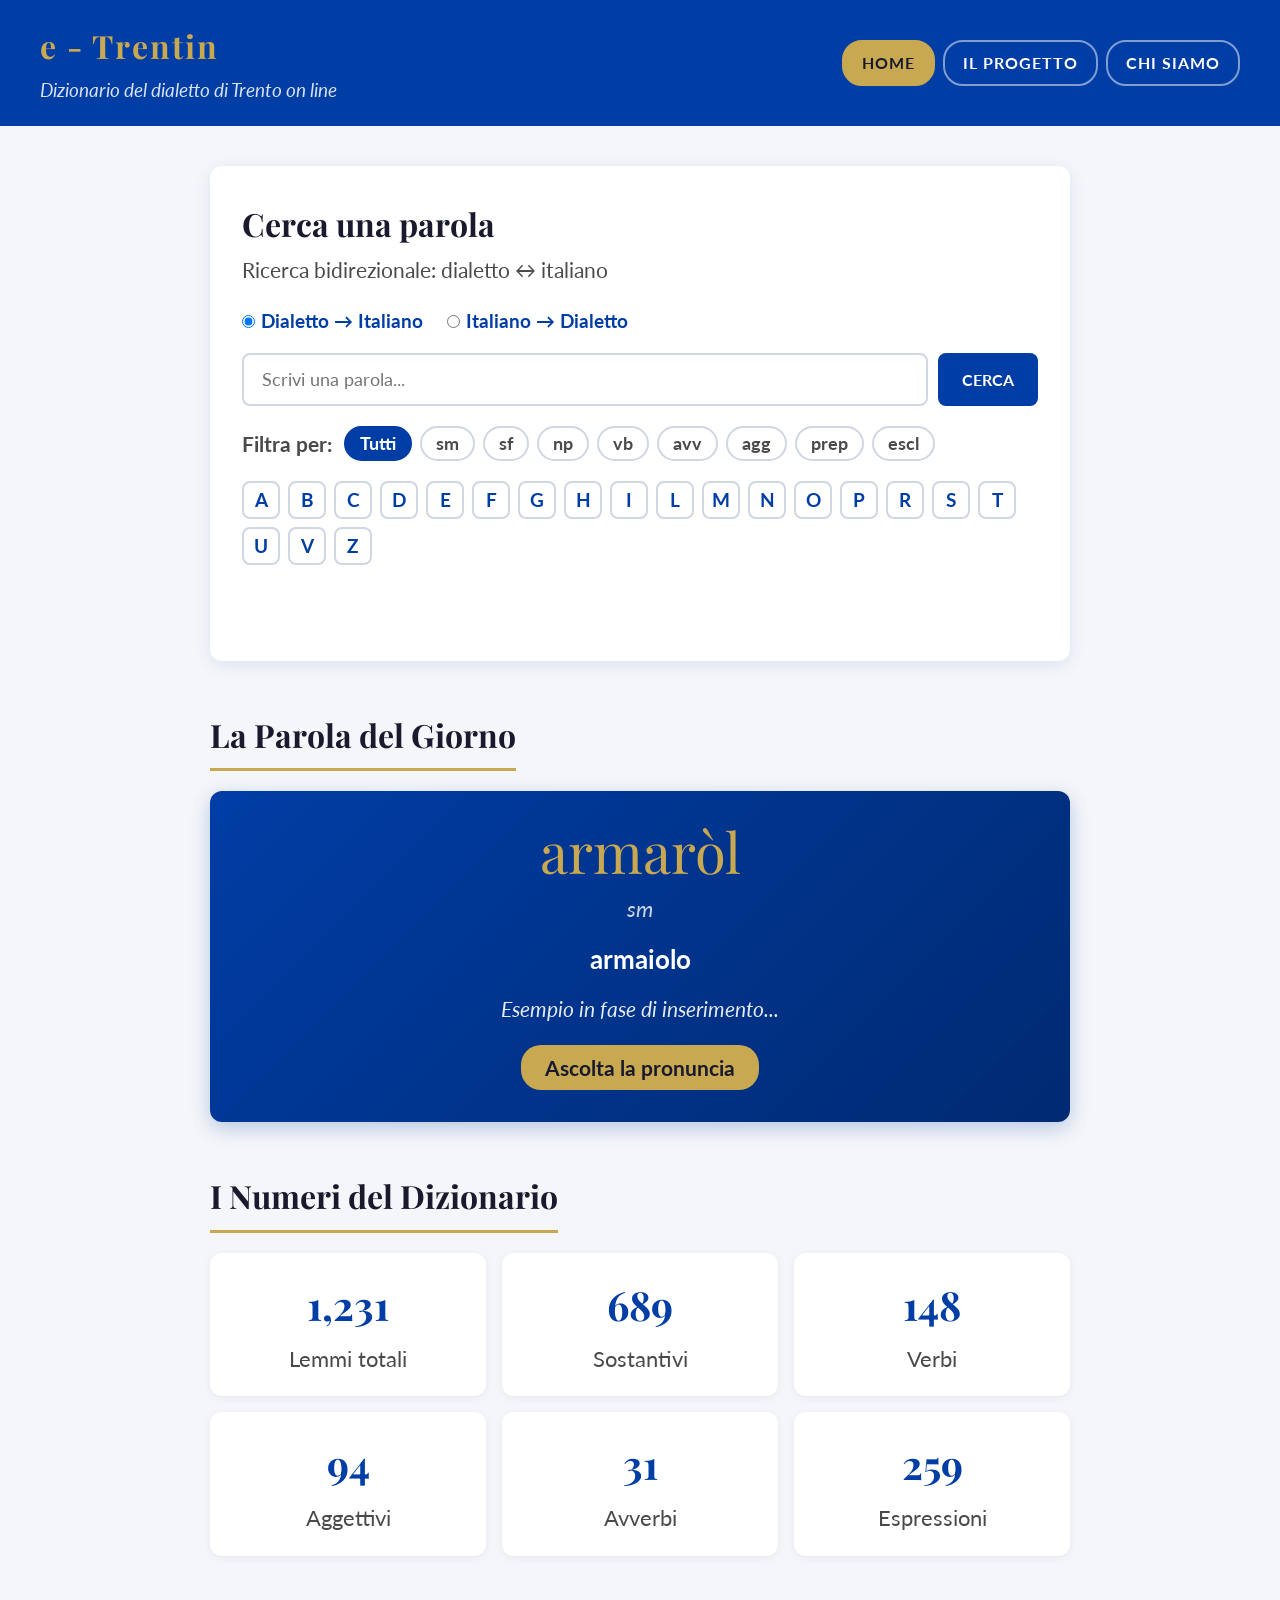
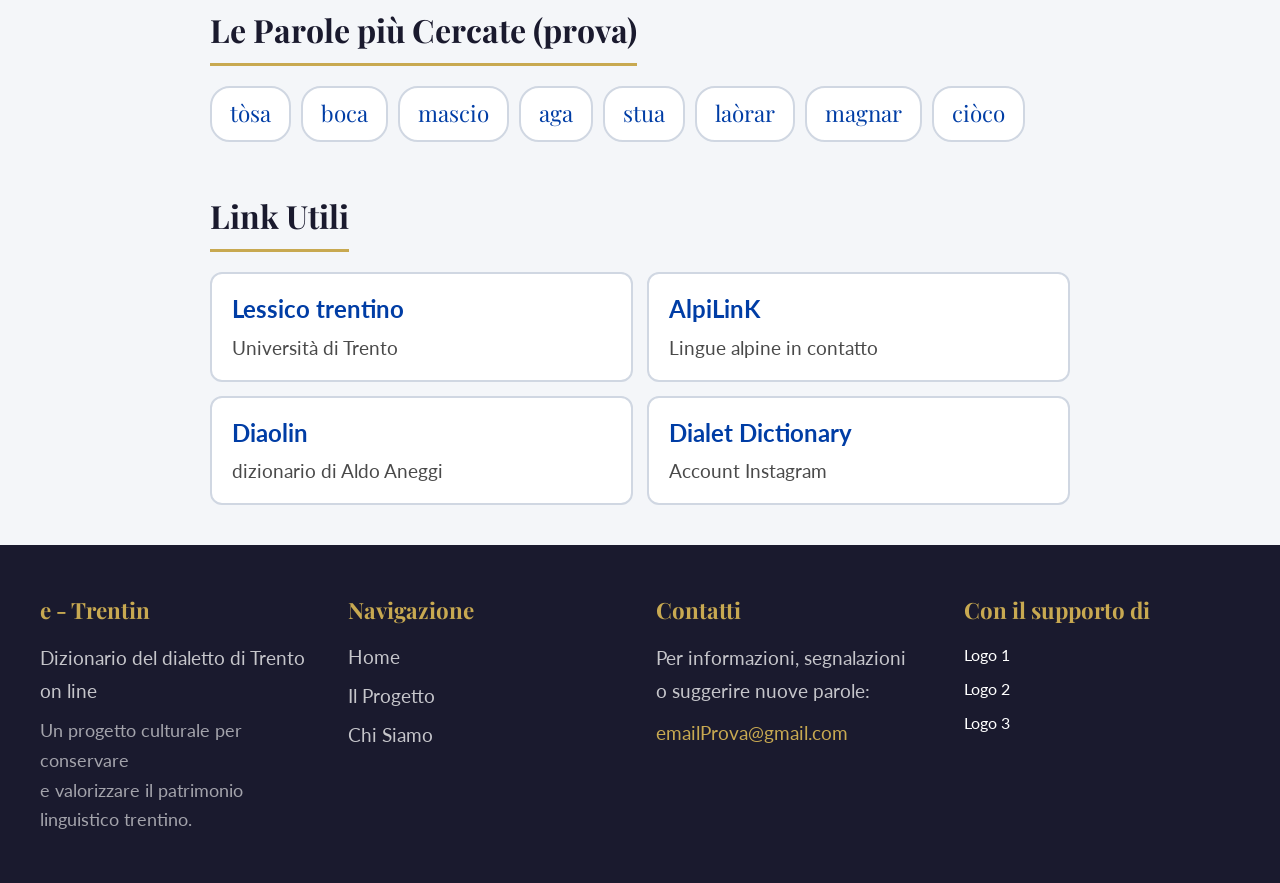
<file: sito/index.html>
<!DOCTYPE html>
<html lang="it">
<head>
  <meta charset="UTF-8">
  <meta name="viewport" content="width=device-width, initial-scale=1.0">
  <title>e-Trentin - Dizionario del dialetto di Trento</title>
  <link rel="stylesheet" href="style.css">
  <link href="https://fonts.googleapis.com/css2?family=Playfair+Display:ital,wght@0,700;1,700&family=Lato:wght@400;700&display=swap" rel="stylesheet">
</head>
<body>

  <header>

    <div class="header_titolo">
      <h1 class="titolo">e - Trentin</h1>
      <p class="sottotitolo">Dizionario del dialetto di Trento on line</p>
    </div>

    <nav class="barra-nav">
      <a href="index.html" class="link attivo">HOME</a>
      <a href="pagine/progetto.html" class="link">IL PROGETTO</a>
      <a href="pagine/chiSiamo.html" class="link">CHI SIAMO</a>
    </nav>

  </header>

  <main class="main">

    <section class="sezione_cerca" id="sezioneRicerca">

      <h2 class="cerca_titolo">Cerca una parola</h2>
      <p class="cerca_sottotitolo">Ricerca bidirezionale: dialetto ↔ italiano</p>

      <div class="direzione_ricerca">
        <label class="radio_label">
          <input type="radio" name="direzione" id="radioDialetto" checked>
          Dialetto → Italiano
        </label>
        <label class="radio_label">
          <input type="radio" name="direzione" id="radioItaliano">
          Italiano → Dialetto
        </label>
      </div>

      <div class="barra_ricerca">
        <input type="text" class="campo_ricerca" id="campoRicerca" placeholder="Scrivi una parola...">
        <button class="btn_cerca" id="btnCerca">CERCA</button>
      </div>

      <div class="filtri_categoria">
        <span class="filtri_label">Filtra per:</span>
        <button class="filtro attivo" data-cat="tutti">Tutti</button>
        <button class="filtro" data-cat="sm">sm</button>
        <button class="filtro" data-cat="sf">sf</button>
        <button class="filtro" data-cat="np">np</button>
        <button class="filtro" data-cat="vb">vb</button>
        <button class="filtro" data-cat="avv">avv</button>
        <button class="filtro" data-cat="agg">agg</button>
        <button class="filtro" data-cat="prep">prep</button>
        <button class="filtro" data-cat="escl">escl</button>
      </div>

      <div class="filtri_alfabeto">
        <span class="lettera" data-lettera="A">A</span>
        <span class="lettera" data-lettera="B">B</span>
        <span class="lettera" data-lettera="C">C</span>
        <span class="lettera" data-lettera="D">D</span>
        <span class="lettera" data-lettera="E">E</span>
        <span class="lettera" data-lettera="F">F</span>
        <span class="lettera" data-lettera="G">G</span>
        <span class="lettera" data-lettera="H">H</span>
        <span class="lettera" data-lettera="I">I</span>
        <span class="lettera" data-lettera="L">L</span>
        <span class="lettera" data-lettera="M">M</span>
        <span class="lettera" data-lettera="N">N</span>
        <span class="lettera" data-lettera="O">O</span>
        <span class="lettera" data-lettera="P">P</span>
        <span class="lettera" data-lettera="R">R</span>
        <span class="lettera" data-lettera="S">S</span>
        <span class="lettera" data-lettera="T">T</span>
        <span class="lettera" data-lettera="U">U</span>
        <span class="lettera" data-lettera="V">V</span>
        <span class="lettera" data-lettera="Z">Z</span>
      </div>

      <div class="risultati" id="areaRisultati"></div>

    </section>

    <section>

      <h2 class="sezione_titolo">La Parola del Giorno</h2>
      <div class="div_parolaGiorno">
        <div class="parola" id="giornoDialetto"></div>
        <div class="parola_categoria" id="giornoCategoria"></div>
        <div class="parola_significato" id="giornoItaliano"></div>
        <div class="parola_esempio">
          <em id="giornoEsempioDialetto"></em>
          <span class="esempio" id="giornoEsempioItaliano"></span>
        </div>
        <button class="btn_audioGiorno">Ascolta la pronuncia</button>
      </div>

    </section>

    <section class="sezione_numeri">

      <h2 class="sezione_titolo">I Numeri del Dizionario</h2>

      <div class="griglia_numeri">

        <div class="numero_card">
          <div class="numero_valore" id="statTotale">0</div>
          <div class="numero_label">Lemmi totali</div>
        </div>

        <div class="numero_card">
          <div class="numero_valore" id="statSostantivi">0</div>
          <div class="numero_label">Sostantivi</div>
        </div>

        <div class="numero_card">
          <div class="numero_valore" id="statVerbi">0</div>
          <div class="numero_label">Verbi</div>
        </div>

        <div class="numero_card">
          <div class="numero_valore" id="statAggettivi">0</div>
          <div class="numero_label">Aggettivi</div>
        </div>

        <div class="numero_card">
          <div class="numero_valore" id="statAvverbi">0</div>
          <div class="numero_label">Avverbi</div>
        </div>

        <div class="numero_card">
          <div class="numero_valore" id="statEspressioni">0</div>
          <div class="numero_label">Espressioni</div>
        </div>

      </div>

    </section>

    <section class="sezione_popolari">

      <h2 class="sezione_titolo">Le Parole più Cercate (prova)</h2>

      <div class="parole_popolari">
        <span class="tag_parola" data-parola="tòsa">tòsa</span>
        <span class="tag_parola" data-parola="boca">boca</span>
        <span class="tag_parola" data-parola="mas-cio">mascio</span>
        <span class="tag_parola" data-parola="aga">aga</span>
        <span class="tag_parola" data-parola="stua">stua</span>
        <span class="tag_parola" data-parola="laòrar">laòrar</span>
        <span class="tag_parola" data-parola="magnar">magnar</span>
        <span class="tag_parola" data-parola="ciòco">ciòco</span>
      </div>

    </section>

    <section class="sezione_link">

      <h2 class="sezione_titolo">Link Utili</h2>

      <div class="griglia_link">
        <a href="https://lessicotrentino.lett.unitn.it/fmi/webd/Lemma?homeurl=https://www.unitn.it/" class="link_card" target="_blank">
          <div class="link_nome">Lessico trentino</div>
          <div class="link_desc">Università di Trento</div>
        </a>

        <a href="https://alpilink.it/progetto/" class="link_card" target="_blank">
          <div class="link_nome">AlpiLinK</div>
          <div class="link_desc">Lingue alpine in contatto</div>
        </a>

        <a href="https://alpilink.it/progetto/" class="link_card" target="_blank">
          <div class="link_nome">Diaolin</div>
          <div class="link_desc">dizionario di Aldo Aneggi</div>
        </a>

        <a href="https://www.instagram.com/dialet.dictionary/?hl=it" class="link_card" target="_blank">
          <div class="link_nome">Dialet Dictionary</div>
          <div class="link_desc">Account Instagram</div>
        </a>

      </div>

    </section>

  </main>

  <footer>

    <div class="footer_col">
      <h3 class="footer_titolo">e - Trentin</h3>
      <p>Dizionario del dialetto di Trento on line</p>
      <p class="footer_note">Un progetto culturale per conservare<br>e valorizzare il patrimonio linguistico trentino.</p>
    </div>

    <div class="footer_col">
      <h3 class="footer_titolo">Navigazione</h3>
      <ul class="footer_lista">
        <li><a href="index.html">Home</a></li>
        <li><a href="pagine/progetto.html">Il Progetto</a></li>
        <li><a href="pagine/chiSiamo.html">Chi Siamo</a></li>
      </ul>
    </div>

    <div class="footer_col">
      <h3 class="footer_titolo">Contatti</h3>
      <p>Per informazioni, segnalazioni<br>o suggerire nuove parole:</p>
      <a href="mailto:emailProva@gmail.com" class="footer_email">emailProva@gmail.com</a>
    </div>

    <div class="footer_col">
      <h3 class="footer_titolo">Con il supporto di</h3>
      <div class="loghi">
        <div class="logo_placeholder">Logo 1</div>
        <div class="logo_placeholder">Logo 2</div>
        <div class="logo_placeholder">Logo 3</div>
      </div>
    </div>

  </footer>

  <script src="js/dati_dizionario.js"></script>
  <script src="js/main.js"></script>
</body>
</html>
</file>
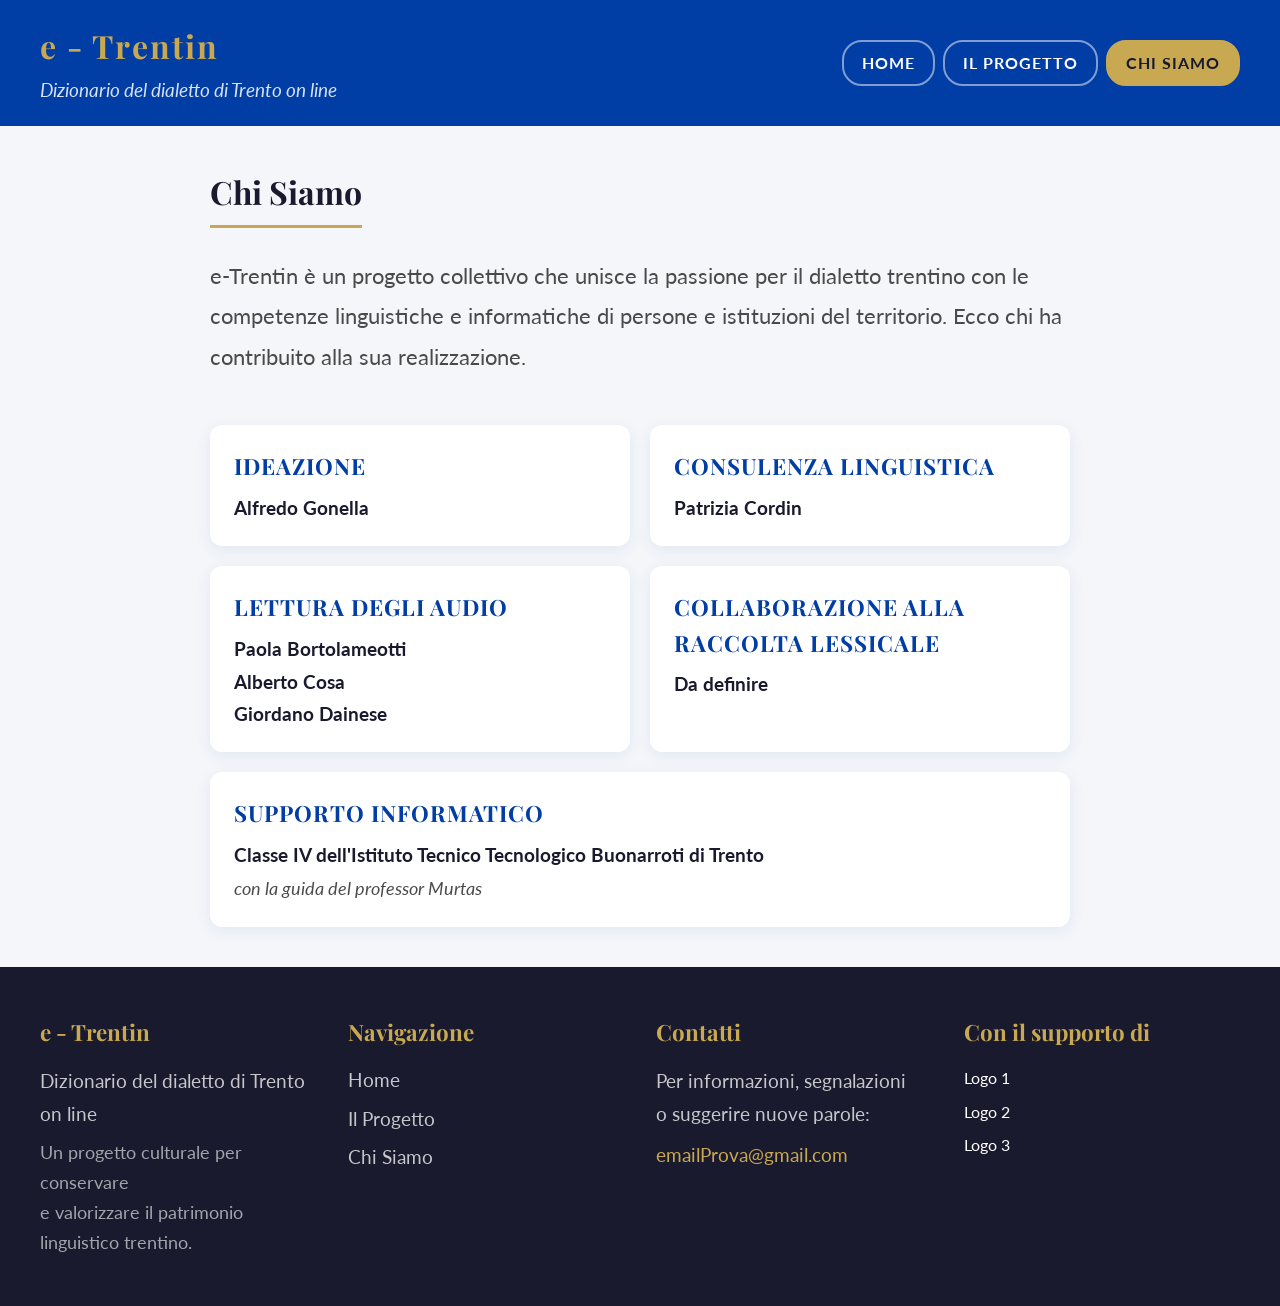
<file: sito/pagine/chiSiamo.html>
<!DOCTYPE html>
<html lang="it">
<head>
  <meta charset="UTF-8">
  <meta name="viewport" content="width=device-width, initial-scale=1.0">
  <title>Chi Siamo - e-Trentin</title>
  <link rel="stylesheet" href="../style.css">
  <link href="https://fonts.googleapis.com/css2?family=Playfair+Display:ital,wght@0,700;1,700&family=Lato:wght@400;700&display=swap" rel="stylesheet">
</head>
<body>

  <header>

    <div class="header_titolo">
      <h1 class="titolo">e - Trentin</h1>
      <p class="sottotitolo">Dizionario del dialetto di Trento on line</p>
    </div>

    <nav class="barra-nav">
      <a href="../index.html" class="link">HOME</a>
      <a href="progetto.html" class="link">IL PROGETTO</a>
      <a href="chiSiamo.html" class="link attivo">CHI SIAMO</a>
    </nav>

  </header>

  <main class="main">
    <div class="intro_pagina">
      <h2 class="sezione_titolo">Chi Siamo</h2>
      <p class="intro_testo">
        e-Trentin è un progetto collettivo che unisce la passione per
        il dialetto trentino con le competenze linguistiche e informatiche di persone
        e istituzioni del territorio. Ecco chi ha contribuito alla sua realizzazione.
      </p>
    </div>

    <div class="griglia_persone">

      <div class="card_persona">
        <div class="card_ruolo">Ideazione</div>
        <div class="card_nomi">
          <span class="nome_persona">Alfredo Gonella</span>
        </div>
      </div>

      <div class="card_persona">
        <div class="card_ruolo">Consulenza Linguistica</div>
        <div class="card_nomi">
          <span class="nome_persona">Patrizia Cordin</span>
        </div>
      </div>

      <div class="card_persona">
        <div class="card_ruolo">Lettura degli Audio</div>
        <div class="card_nomi">
          <span class="nome_persona">Paola Bortolameotti</span>
          <span class="nome_persona">Alberto Cosa</span>
          <span class="nome_persona">Giordano Dainese</span>
        </div>
      </div>

      <div class="card_persona">
        <div class="card_ruolo">Collaborazione alla Raccolta Lessicale</div>
        <div class="card_nomi">
          <span class="nome_persona">Da definire</span>
        </div>
      </div>

      <div class="card_persona card_grande">
        <div class="card_ruolo">Supporto Informatico</div>
        <div class="card_nomi">
          <span class="nome_persona">
            Classe IV dell'Istituto Tecnico Tecnologico Buonarroti di Trento
          </span>
          <span class="nome_guida">con la guida del professor Murtas</span>
        </div>
      </div>

    </div>

  </main>

  <footer>

    <div class="footer_col">
      <h3 class="footer_titolo">e - Trentin</h3>
      <p>Dizionario del dialetto di Trento on line</p>
      <p class="footer_note">Un progetto culturale per conservare<br>e valorizzare il patrimonio linguistico trentino.</p>
    </div>

    <div class="footer_col">
      <h3 class="footer_titolo">Navigazione</h3>
      <ul class="footer_lista">
        <li><a href="../index.html">Home</a></li>
        <li><a href="progetto.html">Il Progetto</a></li>
        <li><a href="chiSiamo.html">Chi Siamo</a></li>
      </ul>
    </div>

    <div class="footer_col">
      <h3 class="footer_titolo">Contatti</h3>
      <p>Per informazioni, segnalazioni<br>o suggerire nuove parole:</p>
      <a href="mailto:emailProva@gmail.com" class="footer_email">emailProva@gmail.com</a>
    </div>

    <div class="footer_col">
      <h3 class="footer_titolo">Con il supporto di</h3>
      <div class="loghi">
        <div class="logo_placeholder">Logo 1</div>
        <div class="logo_placeholder">Logo 2</div>
        <div class="logo_placeholder">Logo 3</div>
      </div>
    </div>

  </footer>

  <script src="/sito/js/main.js"></script>
</body>
</html>
</file>
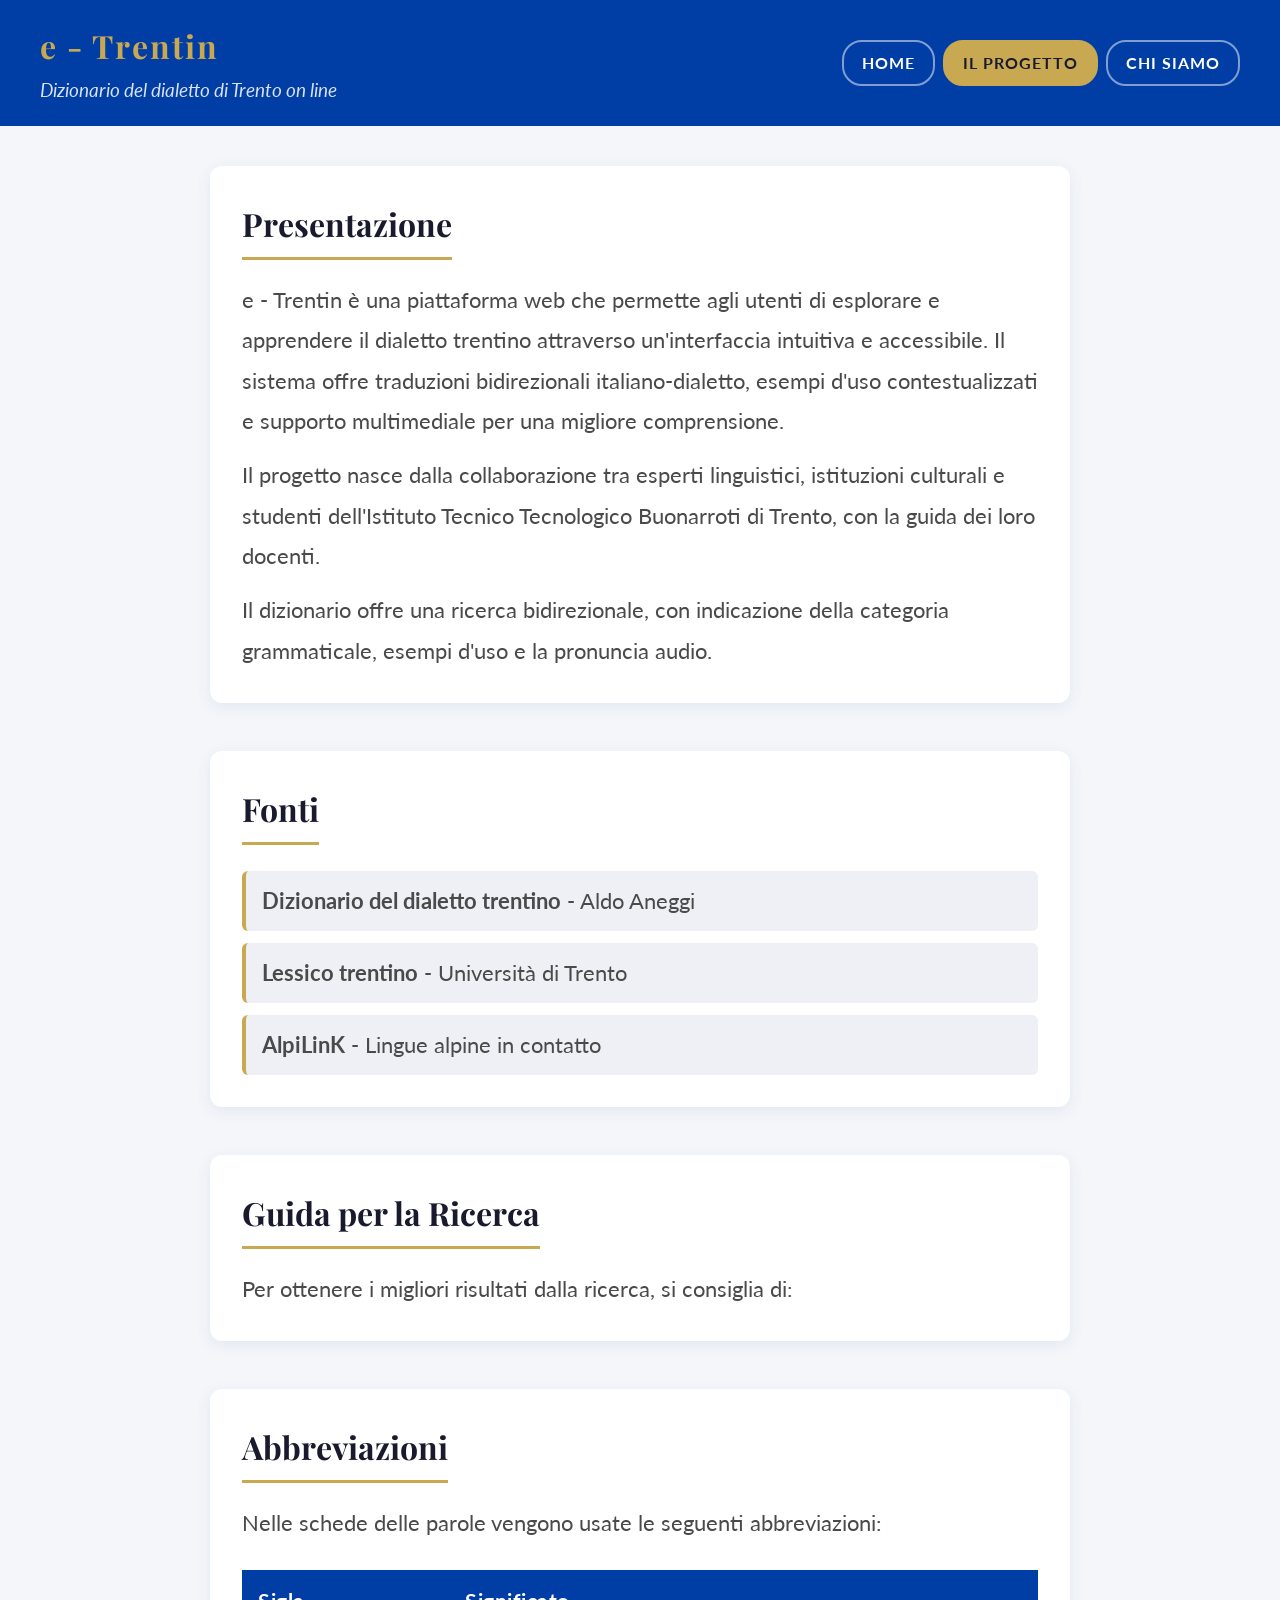
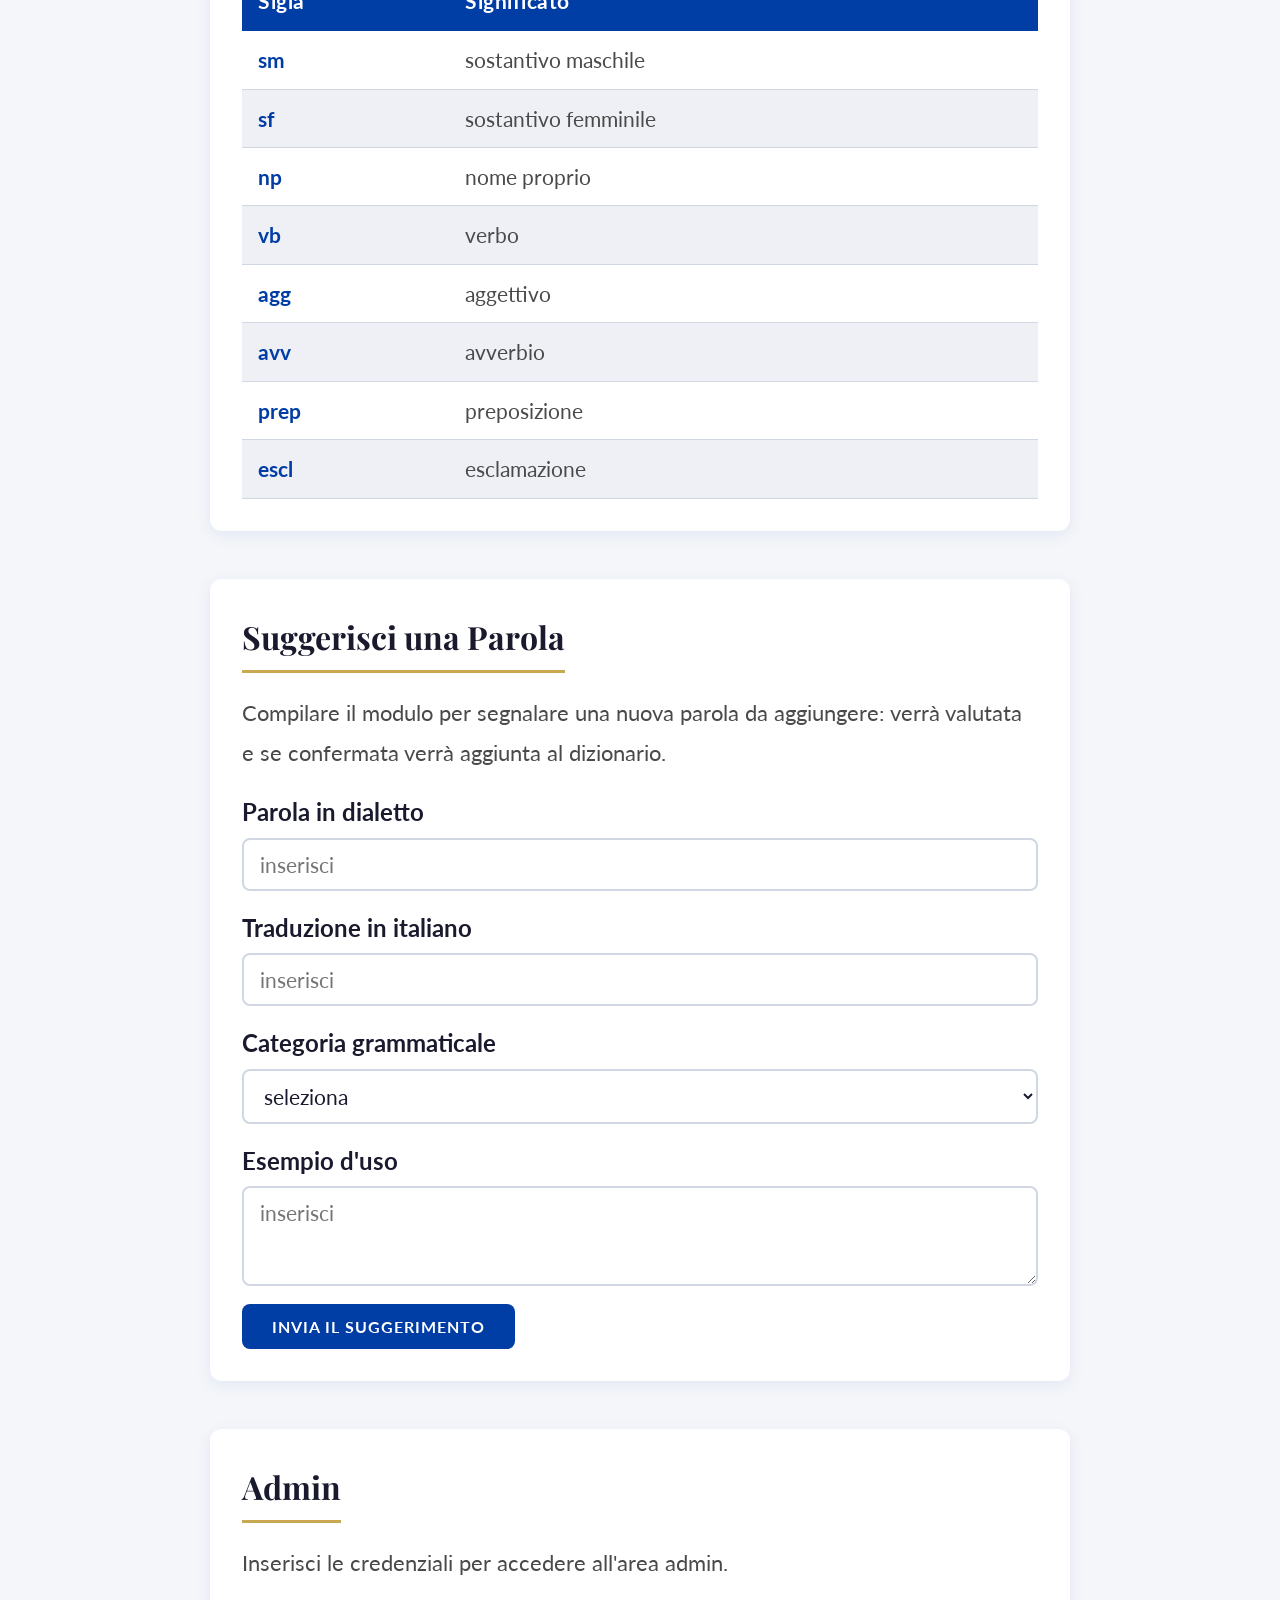
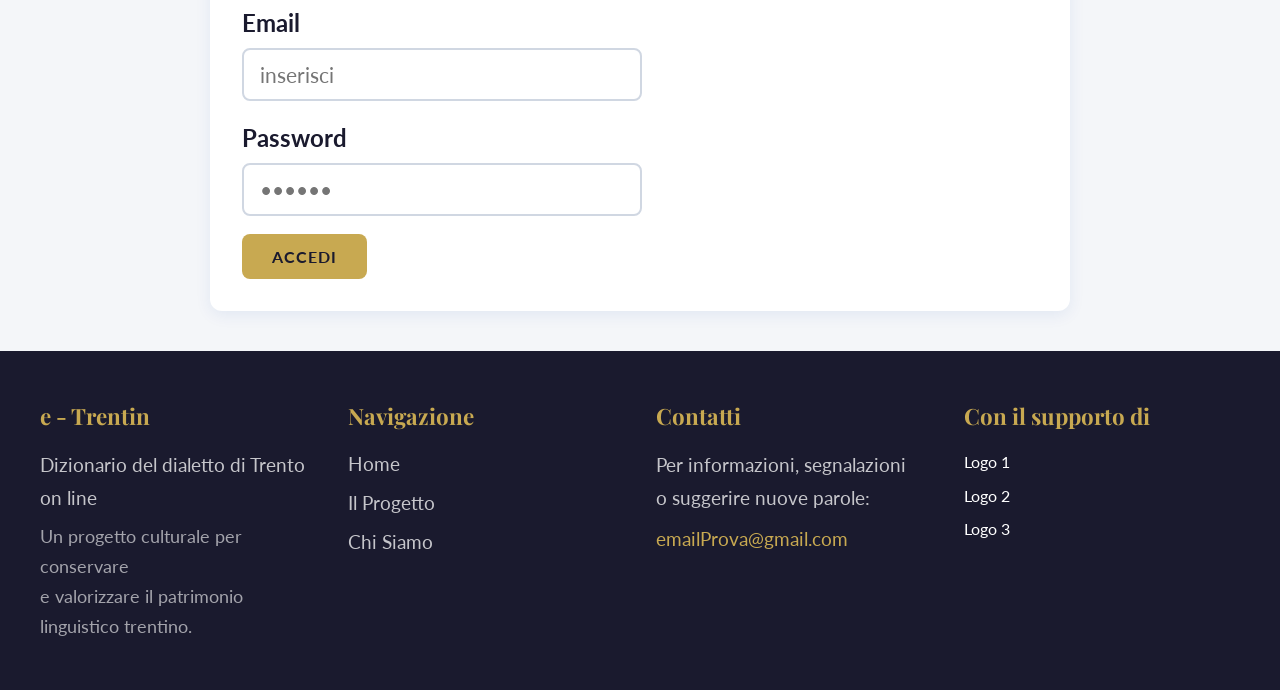
<file: sito/pagine/progetto.html>
<!DOCTYPE html>
<html lang="it">
<head>
  <meta charset="UTF-8">
  <meta name="viewport" content="width=device-width, initial-scale=1.0">
  <title>Il Progetto - e-Trentin</title>
  <link rel="stylesheet" href="../style.css">
  <link href="https://fonts.googleapis.com/css2?family=Playfair+Display:ital,wght@0,700;1,700&family=Lato:wght@400;700&display=swap" rel="stylesheet">
</head>
<body>

  <header>

    <div class="header_titolo">
      <h1 class="titolo">e - Trentin</h1>
      <p class="sottotitolo">Dizionario del dialetto di Trento on line</p>
    </div>

    <nav class="barra-nav">
      <a href="../index.html" class="link">HOME</a>
      <a href="progetto.html" class="link attivo">IL PROGETTO</a>
      <a href="chiSiamo.html" class="link">CHI SIAMO</a>
    </nav>

  </header>

  <main class="main">

    <section class="sezione_progetto">

      <h2 class="sezione_titolo">Presentazione</h2>

      <div class="testo">
        <p>
          e - Trentin è una piattaforma web che permette agli utenti di esplorare e apprendere 
          il dialetto trentino attraverso un'interfaccia intuitiva e accessibile.
           Il sistema offre traduzioni bidirezionali italiano-dialetto, esempi d'uso contestualizzati 
           e supporto multimediale per una migliore comprensione.
        </p>
        <p>
          Il progetto nasce dalla collaborazione tra esperti linguistici, istituzioni
          culturali e studenti dell'Istituto Tecnico Tecnologico Buonarroti di Trento,
          con la guida dei loro docenti.
        </p>
        <p>
          Il dizionario offre una ricerca bidirezionale, con indicazione della categoria grammaticale,
          esempi d'uso e la pronuncia audio.
        </p>
      </div>

    </section>

    <section class="sezione_progetto">

      <h2 class="sezione_titolo">Fonti</h2>

      <div class="testo_blocco">
        <ul class="lista_fonti">
          <li>
            <strong>Dizionario del dialetto trentino</strong> - Aldo Aneggi
          </li>
          <li>
            <strong>Lessico trentino</strong> - Università di Trento
          </li>
          <li>
            <strong>AlpiLinK</strong> - Lingue alpine in contatto
          </li>
        </ul>
      </div>

    </section>

    <section class="sezione_progetto">

      <h2 class="sezione_titolo">Guida per la Ricerca</h2>

      <div class="testo">
        <p>Per ottenere i migliori risultati dalla ricerca, si consiglia di:</p>
      </div>

    </section>

    <section class="sezione_progetto">

      <h2 class="sezione_titolo">Abbreviazioni</h2>

      <div class="testo">
        <p>Nelle schede delle parole vengono usate le seguenti abbreviazioni:</p>

        <table class="tabella_abbreviazioni">
          <thead>
            <tr>
              <th>Sigla</th>
              <th>Significato</th>
            </tr>
          </thead>
          <tbody>
            <tr><td class="sigla">sm</td>   <td>sostantivo maschile</td></tr>
            <tr><td class="sigla">sf</td>   <td>sostantivo femminile</td></tr>
            <tr><td class="sigla">np</td>   <td>nome proprio</td></tr>
            <tr><td class="sigla">vb</td>   <td>verbo</td></tr>
            <tr><td class="sigla">agg</td>  <td>aggettivo</td></tr>
            <tr><td class="sigla">avv</td>  <td>avverbio</td></tr>
            <tr><td class="sigla">prep</td> <td>preposizione</td></tr>
            <tr><td class="sigla">escl</td> <td>esclamazione</td></tr>
          </tbody>
        </table>
      </div>

    </section>

    <section class="sezione_progetto">

      <h2 class="sezione_titolo">Suggerisci una Parola</h2>

      <div class="testo">
        <p>
          Compilare il modulo per segnalare una nuova parola da aggiungere: verrà valutata e
          se confermata verrà aggiunta al dizionario.
        </p>
      </div>

      <form class="form_suggerisci" id="formSuggerisci">

        <div class="campo">
          <label class="campo_label" for="parolaDialetto">Parola in dialetto</label>
          <input type="text" class="campo_input" id="suggerisciDialetto" placeholder="inserisci" required>
        </div>

        <div class="campo">
          <label class="campo_label" for="traduzione">Traduzione in italiano </label>
          <input type="text" class="campo_input" id="suggerisciItaliano" placeholder="inserisci" required>
        </div>

        <div class="campo">
          <label class="campo_label" for="categoria">Categoria grammaticale</label>
          <select name="categoria" class="campo_input" id="suggerisciCategoria">
            <option value=""> seleziona </option>
            <option value="sm">sm - sostantivo maschile</option>
            <option value="sf">sf - sostantivo femminile</option>
            <option value="np">np - nome proprio</option>
            <option value="vb">vb - verbo</option>
            <option value="agg">agg - aggettivo</option>
            <option value="avv">avv - avverbio</option>
            <option value="prep">prep - preposizione</option>
            <option value="escl">escl - esclamazione</option>
          </select>
        </div>

        <div class="campo">
          <label class="campo_label" for="esempio">Esempio d'uso</label>
          <textarea class="campo_input campo_textarea" id="suggerisciEsempio" placeholder="inserisci" required></textarea>
        </div>

        <button type="submit" class="btn_invia">INVIA IL SUGGERIMENTO</button>

      </form>

    </section>

    <section class="sezione_progetto">

      <h2 class="sezione_titolo">Admin</h2>

      <div class="testo">
        <p>
          Inserisci le credenziali per accedere all'area admin.
        </p>
      </div>

      <form class="form_admin" id="formAdmin">
        <div class="campo">
          <label class="campo_label" for="adminEmail">Email</label>
          <input type="email" class="campo_input" id="adminEmail" placeholder="inserisci" required>
        </div>

        <div class="campo">
          <label class="campo_label" for="adminPassword">Password</label>
          <input type="password" class="campo_input" id="adminPassword" placeholder="••••••" required>
        </div>

        <button type="submit" class="btn_invia btn_admin">ACCEDI</button>

      </form>

    </section>

  </main>

  <footer>

    <div class="footer_col">
      <h3 class="footer_titolo">e - Trentin</h3>
      <p>Dizionario del dialetto di Trento on line</p>
      <p class="footer_note">Un progetto culturale per conservare<br>e valorizzare il patrimonio linguistico trentino.</p>
    </div>

    <div class="footer_col">
      <h3 class="footer_titolo">Navigazione</h3>
      <ul class="footer_lista">
        <li><a href="../index.html">Home</a></li>
        <li><a href="progetto.html">Il Progetto</a></li>
        <li><a href="chiSiamo.html">Chi Siamo</a></li>
      </ul>
    </div>

    <div class="footer_col">
      <h3 class="footer_titolo">Contatti</h3>
      <p>Per informazioni, segnalazioni<br>o suggerire nuove parole:</p>
      <a href="mailto:emailProva@gmail.com" class="footer_email">emailProva@gmail.com</a>
    </div>

    <div class="footer_col">
      <h3 class="footer_titolo">Con il supporto di</h3>
      <div class="loghi">
        <div class="logo_placeholder">Logo 1</div>
        <div class="logo_placeholder">Logo 2</div>
        <div class="logo_placeholder">Logo 3</div>
      </div>
    </div>

  </footer>

  <script src="../js/progetto.js"></script>
</body>
</html>
</file>
<file: sito/style.css>
/* =====================================================
   VARIABILI COLORI
   Palette ispirata alla bandiera del Comune di Trento:
   blu e oro su sfondo chiaro neutro
   ===================================================== */
:root {
  --blu:          #003DA5;   /* blu principale (bandiera Trento) */
  --blu-scuro:    #002a72;   /* blu scuro per hover */
  --oro:          #C8A951;   /* oro/giallo della bandiera */
  --bianco:       #ffffff;
  --grigio-bg:    #f4f6f9;   /* sfondo generale della pagina */
  --grigio-card:  #eef0f5;   /* sfondo delle card e sezioni */
  --grigio-bordo: #d0d7e2;   /* colore dei bordi */
  --testo:        #4a4a4a;   /* testo normale */
  --testo-scuro:  #1a1a2e;   /* testo titoli */
  --raggio:       12px;      /* arrotondamento angoli (design senza spigoli) */
}

/* =====================================================
   RESET BASE
   Azzera margini e padding del browser; imposta
   box-sizing così il padding non altera le dimensioni
   ===================================================== */
* {
  margin: 0;
  padding: 0;
  box-sizing: border-box;
}

/* =====================================================
   BODY
   Font principale, colore di sfondo e colore testo
   ===================================================== */
body {
  font-family: 'Lato', sans-serif;
  background-color: var(--grigio-bg);
  color: var(--testo);
  line-height: 1.6;
}

/* =====================================================
   HEADER
   Barra in cima: titolo + sottotitolo a sinistra,
   navigazione HOME / IL PROGETTO / CHI SIAMO a destra
   ===================================================== */
header {
  background-color: var(--blu);
  color: var(--bianco);
  padding: 20px 40px;
  display: flex;                  /* affianca titolo e nav */
  justify-content: space-between; /* uno a sinistra, uno a destra */
  align-items: center;
  gap: 20px;
}

/* Blocco titolo + sottotitolo */
.header_titolo {
  display: flex;
  flex-direction: column; /* titolo sopra, sottotitolo sotto */
  gap: 4px;
}

/* Titolo principale "e-Trentin" */
.titolo {
  font-family: 'Playfair Display', serif; /* font elegante per il titolo */
  font-size: 2rem;
  color: var(--oro);              /* oro per il titolo */
  letter-spacing: 2px;
}

/* Sottotitolo: "Dizionario del dialetto di Trento on line" */
.sottotitolo {
  font-size: 1.2rem;
  color: rgba(255,255,255,0.85); /* bianco leggermente trasparente */
  font-style: italic;
}

/* Navigazione principale con le tre voci in evidenza */
.barra-nav {
  display: flex;
  gap: 8px;                    
}

/* Ogni link di navigazione */
.link{
  padding: 8px 18px;
  border: 2px solid rgba(255,255,255,0.5);
  border-radius: 20px;            /* bordi a pillola */
  color: var(--bianco);
  text-decoration: none;
  font-weight: 700;
  font-size: 1rem;
  letter-spacing: 1px;
  transition: all 0.2s;           /* animazione morbida al hover */
}

/* Voce attiva (pagina corrente): sfondo oro */
.link.attivo {
  background-color: var(--oro);
  border-color: var(--oro);
  color: var(--testo-scuro);
}

/* Hover sui link non attivi */
.link:hover:not(.attivo) {
  background-color: rgba(255,255,255,0.15);
  border-color: var(--bianco);
}

/* =====================================================
   MAIN
   Contenitore centrale con larghezza massima e centrato
   ===================================================== */
.main {
  max-width: 900px;
  margin: 0 auto;         /* centra orizzontalmente */
  padding: 40px 20px;     /* spazio interno, con margine sui lati */
  display: flex;
  flex-direction: column; /* sezioni impilate verticalmente */
  gap: 48px;              /* spazio tra le sezioni */
}

/* =====================================================
   TITOLO SEZIONE
   Stile condiviso per tutti i titoli h2 delle sezioni
   ===================================================== */
.sezione_titolo {
  font-family: 'Playfair Display', serif;
  font-size:2rem;
  color: var(--testo-scuro);
  margin-bottom: 20px;
  padding-bottom: 8px;
  /* Linea decorativa sotto il titolo */
  border-bottom: 3px solid var(--oro);
  display: inline-block;
}

/* =====================================================
   SEZIONE CERCA
   La sezione più importante: barra di ricerca,
   filtri categoria e filtro alfabetico
   ===================================================== */
.sezione_cerca {
  background-color: var(--bianco);
  border-radius: var(--raggio);
  padding: 32px;
  box-shadow: 0 4px 16px rgba(0, 61, 165, 0.10); /* ombra blu leggera */
}

/* Titolo "Cerca una parola" */
.cerca_titolo {
  font-family: 'Playfair Display', serif;
  font-size: 2rem;
  color: var(--testo-scuro);
  margin-bottom: 4px;
}

/* Sottotitolo della sezione cerca */
.cerca_sottotitolo {
  color: var(--testo);
  margin-bottom: 20px;
  font-size: 1.3rem;
}

/* Contenitore dei radio button per la direzione di ricerca */
.direzione_ricerca {
  display: flex;
  gap: 24px;
  margin-bottom: 16px;
}

/* Singolo radio button con etichetta */
.radio_label {
  display: flex;
  align-items: center;
  gap: 6px;
  font-weight: 700;
  color: var(--blu);
  cursor: pointer;
  font-size: 1.2rem;
}

/* Barra di ricerca: campo testo + bottone CERCA affiancati */
.barra_ricerca {
  display: flex;
  gap: 10px;
  margin-bottom: 20px;
}

/* Campo testo di ricerca */
.campo_ricerca {
  flex: 1;                        /* occupa tutto lo spazio disponibile */
  padding: 14px 18px;
  border: 2px solid var(--grigio-bordo);
  border-radius: 8px;
  font-family: 'Lato', sans-serif;
  font-size: 1.1rem;
  outline: none;
  transition: border-color 0.2s;
}

/* Quando il campo è selezionato, bordo diventa blu */
.campo_ricerca:focus {
  border-color: var(--blu);
}

/* Bottone CERCA */
.btn_cerca {
  padding: 14px 24px;
  background-color: var(--blu);
  color: var(--bianco);
  border: none;
  border-radius: 8px;
  font-family: 'Lato', sans-serif;
  font-weight: 700;
  font-size: 1rem;
  cursor: pointer;
  transition: background-color 0.2s;
  white-space: nowrap;            /* impedisce che il testo vada a capo */
}

.btn_cerca:hover {
  background-color: var(--blu-scuro);
}


.filtri_categoria {
  display: flex;
  flex-wrap: wrap;                /* va a capo se necessario */
  align-items: center;
  gap: 8px;
  margin-bottom: 20px;
}

/* Etichetta "Filtra per:" davanti ai bottoni */
.filtri_label {
  font-weight: 700;
  font-size: 1.3rem;
  color: var(--testo);
  margin-right: 4px;
}

/* Singolo bottone filtro categoria */
.filtro {
  padding: 5px 14px;
  border: 2px solid var(--grigio-bordo);
  border-radius: 20px;            /* forma a pillola */
  background-color: var(--bianco);
  color: var(--testo);
  font-family: 'Lato', sans-serif;
  font-weight: 700;
  font-size: 1.1rem;
  cursor: pointer;
  transition: all 0.15s;
}

/* Bottone filtro attivo */
.filtro.attivo {
  background-color: var(--blu);
  color: var(--bianco);
  border-color: var(--blu);
}

.filtro:hover:not(.attivo) {
  border-color: var(--blu);
  color: var(--blu);
}

/* ----------------------------------------------------------
   FILTRI ALFABETICI
   Griglia di lettere cliccabili per filtrare per iniziale
   ---------------------------------------------------------- */
.filtri_alfabeto {
  display: flex;
  flex-wrap: wrap;
  gap: 8px;
  margin-bottom: 24px;
}

/* Singola lettera dell'alfabeto */
.lettera {
  width: 38px;
  height: 38px;
  display: flex;
  align-items: center;
  justify-content: center;
  border: 2px solid var(--grigio-bordo);
  border-radius: 8px;
  font-weight: 700;
  font-size: 1.2rem;
  color: var(--blu);
  cursor: pointer;
  transition: all 0.15s;
  user-select: none;              /* impedisce la selezione testo al click */
}

.lettera:hover {
  background-color: var(--blu);
  color: var(--bianco);
  border-color: var(--blu);
}

/* Lettera attualmente selezionata */
.lettera.attiva {
  background-color: var(--oro);
  color: var(--testo-scuro);
  border-color: var(--oro);
}

/* ----------------------------------------------------------
   AREA RISULTATI
   Dove appaiono le schede con i risultati della ricerca
   ---------------------------------------------------------- */
.risultati {
  min-height: 40px;               /* altezza minima anche quando vuota */
}

/* Messaggio generico nell'area risultati */
.msg-ricerca {
  color: var(--testo);
  font-style: italic;
  padding: 12px 0;
}

/* Messaggio di errore (campo vuoto ecc.) */
.msg-errore {
  color: #c0392b;                 /* rosso per gli errori */
  font-weight: 700;
  padding: 12px 0;
}

/* Scheda di un singolo risultato */
.scheda-risultato {
  border-left: 5px solid var(--oro); /* linea oro a sinistra */
  background-color: var(--grigio-card);
  border-radius: var(--raggio);
  padding: 16px 20px;
  display: flex;
  flex-direction: column;
  gap: 6px;
}

/* Parola principale nel risultato */
.ris-parola {
  font-family: 'Playfair Display', serif;
  font-size: 1.4rem;
  color: var(--blu);
}

/* Categoria grammaticale nel risultato */
.ris-categoria {
  font-size: 0.8rem;
  color: var(--testo);
  font-style: italic;
}

/* Traduzione in italiano nel risultato */
.ris-traduzione {
  font-weight: 700;
  color: var(--testo-scuro);
}

/* Esempio d'uso nel risultato */
.ris-esempio {
  font-size: 0.9rem;
  color: var(--testo);
  background-color: var(--bianco);
  padding: 8px 12px;
  border-radius: 6px;
}

/* =====================================================
   SEZIONE PAROLA DEL GIORNO
   ===================================================== */


/* Scheda visiva della parola del giorno */
.div_parolaGiorno {
  background: linear-gradient(135deg, var(--blu) 0%, var(--blu-scuro) 100%);
  color: var(--bianco);
  border-radius: var(--raggio);
  padding: 32px;
  text-align: center;
  display: flex;
  flex-direction: column;
  align-items: center;
  gap: 12px;
  box-shadow: 0 6px 20px rgba(0, 61, 165, 0.25);
}

/* La parola in dialetto in grande */
.parola {
  font-family: 'Playfair Display', serif;
  font-size: 3.5rem;
  color: var(--oro);
  line-height: 1;
}

/* Categoria grammaticale sotto la parola */
.parola_categoria {
  font-size: 1.4rem;
  opacity: 0.8;
  font-style: italic;
}

/* Significato in italiano */
.parola_significato {
  font-size: 1.6rem;
  font-weight: 700;
}

/* Esempio d'uso */
.parola_esempio {
  font-size: 1.3rem;
  opacity: 0.9;
  display: flex;
  flex-direction: column;
  gap: 4px;
}

/* Traduzione dell'esempio */
.esempio {
  color: var(--oro);
}

/* Bottone pronuncia audio nella parola del giorno */
.btn_audioGiorno {
  margin-top: 8px;
  padding: 10px 24px;
  background-color: var(--oro);
  color: var(--testo-scuro);
  border: none;
  border-radius: 20px;
  font-family: 'Lato', sans-serif;
  font-weight: 700;
  cursor: pointer;
  transition: opacity 0.2s;
  font-size: 1.3rem;
}

.btn_audioGiorno:hover {
  opacity: 0.85;
}

/* =====================================================
   SEZIONE NUMERI DEL DIZIONARIO
   Griglia di statistiche numeriche
   ===================================================== */


/* Griglia: 3 colonne su desktop, 2 su tablet, 1 su mobile */
.griglia_numeri {
  display: grid;
  grid-template-columns: repeat(3, 1fr); /* 3 colonne uguali */
  gap: 16px;
}

/* Singola card con numero e etichetta */
.numero_card {
  background-color: var(--bianco);
  border-radius: var(--raggio);
  padding: 20px;
  text-align: center;
  box-shadow: 0 2px 8px rgba(0,0,0,0.06);
}

/* Il numero grande */
.numero_valore {
  font-family: 'Playfair Display', serif;
  font-size: 2.5rem;
  color: var(--blu);
  font-weight: 700;
}

/* Etichetta descrittiva sotto il numero */
.numero_label {
  font-size: 1.4rem;
  color: var(--testo);
  margin-top: 4px;
}

/* =====================================================
   SEZIONE PAROLE PIÙ CERCATE
   Tag cliccabili che avviano la ricerca
   ===================================================== */


/* Contenitore dei tag */
.parole_popolari {
  display: flex;
  flex-wrap: wrap;
  gap: 10px;
}

/* Singolo tag parola cliccabile */
.tag_parola {
  padding: 8px 18px;
  background-color: var(--bianco);
  border: 2px solid var(--grigio-bordo);
  border-radius: 20px;
  font-family: 'Playfair Display', serif;
  font-size: 1.4rem;
  color: var(--blu);
  cursor: pointer;
  transition: all 0.15s;
}

.tag_parola:hover {
  background-color: var(--blu);
  color: var(--bianco);
  border-color: var(--blu);
}

/* =====================================================
   SEZIONE LINK UTILI
   Griglia di card-link a risorse esterne
   ===================================================== */
.sezione_link {}

/* Griglia: 2 colonne su desktop */
.griglia_link {
  display: grid;
  grid-template-columns: repeat(2, 1fr);
  gap: 14px;
}

/* Singola card link */
.link_card {
  display: block;
  background-color: var(--bianco);
  border: 2px solid var(--grigio-bordo);
  border-radius: var(--raggio);
  padding: 16px 20px;
  text-decoration: none;
  transition: all 0.2s;
}

.link_card:hover {
  border-color: var(--oro);
  box-shadow: 0 4px 12px rgba(200, 169, 81, 0.2);
  transform: translateY(-2px); /* leggero sollevamento al hover */
}

/* Nome del link */
.link_nome {
  font-weight: 700;
  color: var(--blu);
  font-size: 1.5rem;
}

/* Descrizione breve del link */
.link_desc {
  font-size: 1.2rem;
  color: var(--testo);
  margin-top: 4px;
}

/* =====================================================
   FOOTER
   Quattro colonne: sito, navigazione, contatti, loghi
   ===================================================== */
footer {
  background-color: var(--testo-scuro);
  color: var(--bianco);
  padding: 48px 40px;
  display: grid;
  grid-template-columns: repeat(4, 1fr); /* 4 colonne uguali */
  gap: 32px;
}

/* Titoli delle colonne del footer */
.footer_titolo {
  font-family: 'Playfair Display', serif;
  font-size: 1.4rem;
  color: var(--oro);
  margin-bottom: 14px;
}

/* Testo normale nel footer */
footer p {
  font-size: 1.2rem;
  opacity: 0.75;
  line-height: 1.7;
}

/* Nota aggiuntiva nel footer */
.footer_note {
  margin-top: 8px;
  font-size: 1.1rem ;
  opacity: 0.6 ;
}

/* Lista link nella colonna Navigazione */
.footer_lista {
  list-style: none;
}

.footer_lista li {
  margin-bottom: 8px;
}

.footer_lista li a {
  color: var(--bianco);
  text-decoration: none;
  font-size: 1.2rem;
  opacity: 0.75;
  transition: opacity 0.2s;
}

.footer_lista li a:hover {
  opacity: 1;
}

.footer_email {
  display: inline-block;
  margin-top: 10px;
  color: var(--oro);
  text-decoration: none;
  font-size: 1.2rem;
  transition: opacity 0.2s;
}

.footer_email:hover {
  opacity: 0.8;
}

.loghi {
  display: flex;
  flex-direction: column;
  gap: 8px;
}





/* =====================================================
   SEZIONE GENERICA DELLA PAGINA PROGETTO
   Card bianca con ombra, usata per ogni sezione
   ===================================================== */
.sezione_progetto {
  background-color: var(--bianco);
  border-radius: var(--raggio);
  padding: 32px;
  box-shadow: 0 4px 16px rgba(0, 61, 165, 0.08);
}
 
/* =====================================================
   BLOCCO DI TESTO
   Paragrafi di testo nelle sezioni; aggiunge spazio
   tra un paragrafo e l'altro
   ===================================================== */
.testo {
  display: flex;
  flex-direction: column;   /* paragrafi impilati verticalmente */
  gap: 14px;
  font-size: 1.4rem;
  line-height: 1.8;
  color: var(--testo);
}
 
/* =====================================================
   LISTA FONTI (sezione Fonti)
   Lista puntata con stile personalizzato
   ===================================================== */
.lista_fonti {
  list-style: none;         /* rimuove i pallini predefiniti */
  display: flex;
  flex-direction: column;
  gap: 12px;
  margin-top: 6px;
}
 
.lista_fonti li {
  padding: 12px 16px;
  background-color: var(--grigio-card);
  border-left: 4px solid var(--oro); /* linea oro a sinistra */
  border-radius: 6px;
  font-size: 1.4rem;
}
 

/* =====================================================
   LISTA INDICAZIONI (sezione Indicazioni per la ricerca)
   Lista numerata con stile personalizzato
   ===================================================== */
.lista_indicazioni {
  list-style: none;         /* rimuove numeri predefiniti */
  display: flex;
  flex-direction: column;
  gap: 12px;
  margin-top: 6px;
  counter-reset: indicazioni; /* inizializza il contatore CSS */
}
 
.lista_indicazioni li {
  counter-increment: indicazioni; /* incrementa il contatore a ogni li */
  padding: 14px 16px 14px 52px;   /* spazio a sinistra per il numero */
  background-color: var(--grigio-card);
  border-radius: 8px;
  font-size: 1.3rem;
  line-height: 1.6;
  position: relative;             /* necessario per posizionare il ::before */
}
 
/* Numero del punto generato da CSS */
.lista_indicazioni li::before {
  content: counter(indicazioni);  /* mostra il numero corrente */
  position: absolute;
  left: 14px;
  top: 14px;
  width: 28px;
  height: 28px;
  background-color: var(--blu);
  color: var(--bianco);
  border-radius: 50%;             /* cerchio */
  display: flex;
  align-items: center;
  justify-content: center;
  font-weight: 700;
  font-size: 1.3rem;
}
 
/* =====================================================
   TABELLA ABBREVIAZIONI
   Tabella con sigla e significato
   ===================================================== */
.tabella_abbreviazioni {
  width: 100%;
  border-collapse: collapse;  /* rimuove spazio tra celle */
  margin-top: 12px;
  font-size: 1.3rem;
}
 
/* Intestazione della tabella */
.tabella_abbreviazioni thead tr {
  background-color: var(--blu);
  color: var(--bianco);
}
 
.tabella_abbreviazioni th {
  padding: 12px 16px;
  text-align: left;
  font-weight: 700;
  letter-spacing: 0.5px;
}
 
/* Celle del corpo della tabella */
.tabella_abbreviazioni td {
  padding: 10px 16px;
  border-bottom: 1px solid var(--grigio-bordo); /* riga separatrice */
}
 
/* Righe alternate con sfondo leggermente colorato (zebra) */
.tabella_abbreviazioni tbody tr:nth-child(even) {
  background-color: var(--grigio-card);
}
 
.tabella_abbreviazioni tbody tr:hover {
  background-color: #e8edf7; /* evidenzia la riga al passaggio del mouse */
}
 
/* Colonna della sigla: scritta in blu e grassetto */
.sigla {
  font-weight: 700;
  color: var(--blu);
  font-family: 'Lato', sans-serif;
  font-size: 1.3rem;
}
 
/* =====================================================
   FORM SUGGERISCI UNA PAROLA
   ===================================================== */
.form_suggerisci {
  display: flex;
  flex-direction: column;   /* campi impilati verticalmente */
  gap: 18px;
  margin-top: 20px;
}
 
/* Gruppo campo: etichetta + input/select/textarea */
.campo {
  display: flex;
  flex-direction: column;
  gap: 6px;
}
 
/* Etichetta del campo */
.campo_label {
  font-weight: 700;
  font-size: 1.5rem;
  color: var(--testo-scuro);
}
 
/* Campo input, select e textarea condividono lo stesso stile */
.campo_input {
  padding: 12px 16px;
  border: 2px solid var(--grigio-bordo);
  border-radius: 8px;
  font-family: 'Lato', sans-serif;
  font-size: 1.3rem;
  color: var(--testo-scuro);
  outline: none;
  transition: border-color 0.2s;
  background-color: var(--bianco);
}
 
/* Bordo blu quando il campo è selezionato */
.campo_input:focus {
  border-color: var(--blu);
}
 
/* Textarea: altezza fissa, non ridimensionabile orizzontalmente */
.campo_textarea {
  min-height: 100px;
  resize: vertical;   /* permette solo il ridimensionamento verticale */
}
 
/* Bottone di invio del form */
.btn_invia {
  align-self: flex-start;     /* non si allarga a tutta la larghezza */
  padding: 13px 30px;
  background-color: var(--blu);
  color: var(--bianco);
  border: none;
  border-radius: 8px;
  font-family: 'Lato', sans-serif;
  font-weight: 700;
  font-size: 1rem;
  letter-spacing: 1px;
  cursor: pointer;
  transition: background-color 0.2s;
}
 
.btn_invia:hover {
  background-color: var(--blu-scuro);
}
 
/* =====================================================
   FORM ADMIN
   Stesso stile del form suggerisci ma più compatto
   ===================================================== */
.form_admin {
  display: flex;
  flex-direction: column;
  gap: 18px;
  margin-top: 20px;
  max-width: 400px;           /* larghezza ridotta: è solo login */
}
 
/* Bottone admin: stesso del btn_invia ma con colore oro */
.btn_admin {
  background-color: var(--oro);
  color: var(--testo-scuro);
}
 
.btn_admin:hover {
  background-color: #b8943e;  /* oro più scuro */
}
 
/* =====================================================
   INTRO PAGINA CHI SIAMO
   Titolo + paragrafo introduttivo
   ===================================================== */

 
/* Paragrafo introduttivo sotto il titolo */
.intro_testo {
  font-size: 1.4rem;
  color: var(--testo);
  line-height: 1.8;
  margin-top: 8px;
}
 
/* =====================================================
   GRIGLIA DELLE PERSONE (pagina Chi Siamo)
   Griglia di card che mostrano i ruoli e i nomi
   ===================================================== */
.griglia_persone {
  display: grid;
  grid-template-columns: repeat(2, 1fr);
  gap: 20px;
}
 
/* Singola card persona/ruolo */
.card_persona {
  background-color: var(--bianco);
  border-radius: var(--raggio);
  padding: 24px;
  box-shadow: 0 4px 16px rgba(0, 61, 165, 0.08);
  display: flex;
  flex-direction: column;   /* icona, ruolo, nomi in colonna */
  gap: 10px;
}
 
/* Card grande: occupa 2 colonne (per il Supporto Informatico) */
.card_grande {
  grid-column: span 2;      /* si estende su entrambe le colonne */
}
 

 
/* Etichetta del ruolo (es. "Ideazione") */
.card_ruolo {
  font-family: 'Playfair Display', serif;
  font-size: 1.4rem;
  color: var(--blu);
  font-weight: 700;
  text-transform: uppercase;
  letter-spacing: 1px;
}
 
/* Contenitore dei nomi: impilati verticalmente */
.card_nomi {
  display: flex;
  flex-direction: column;
  gap: 6px;
}
 
/* Singolo nome */
.nome_persona {
  font-size: 1.2rem;
  color: var(--testo-scuro);
  font-weight: 700;
  line-height: 1.4;
}
 
.nome_guida {
  font-size: 1.1rem;
  color: var(--testo);
  font-style: italic;
}
</file>
